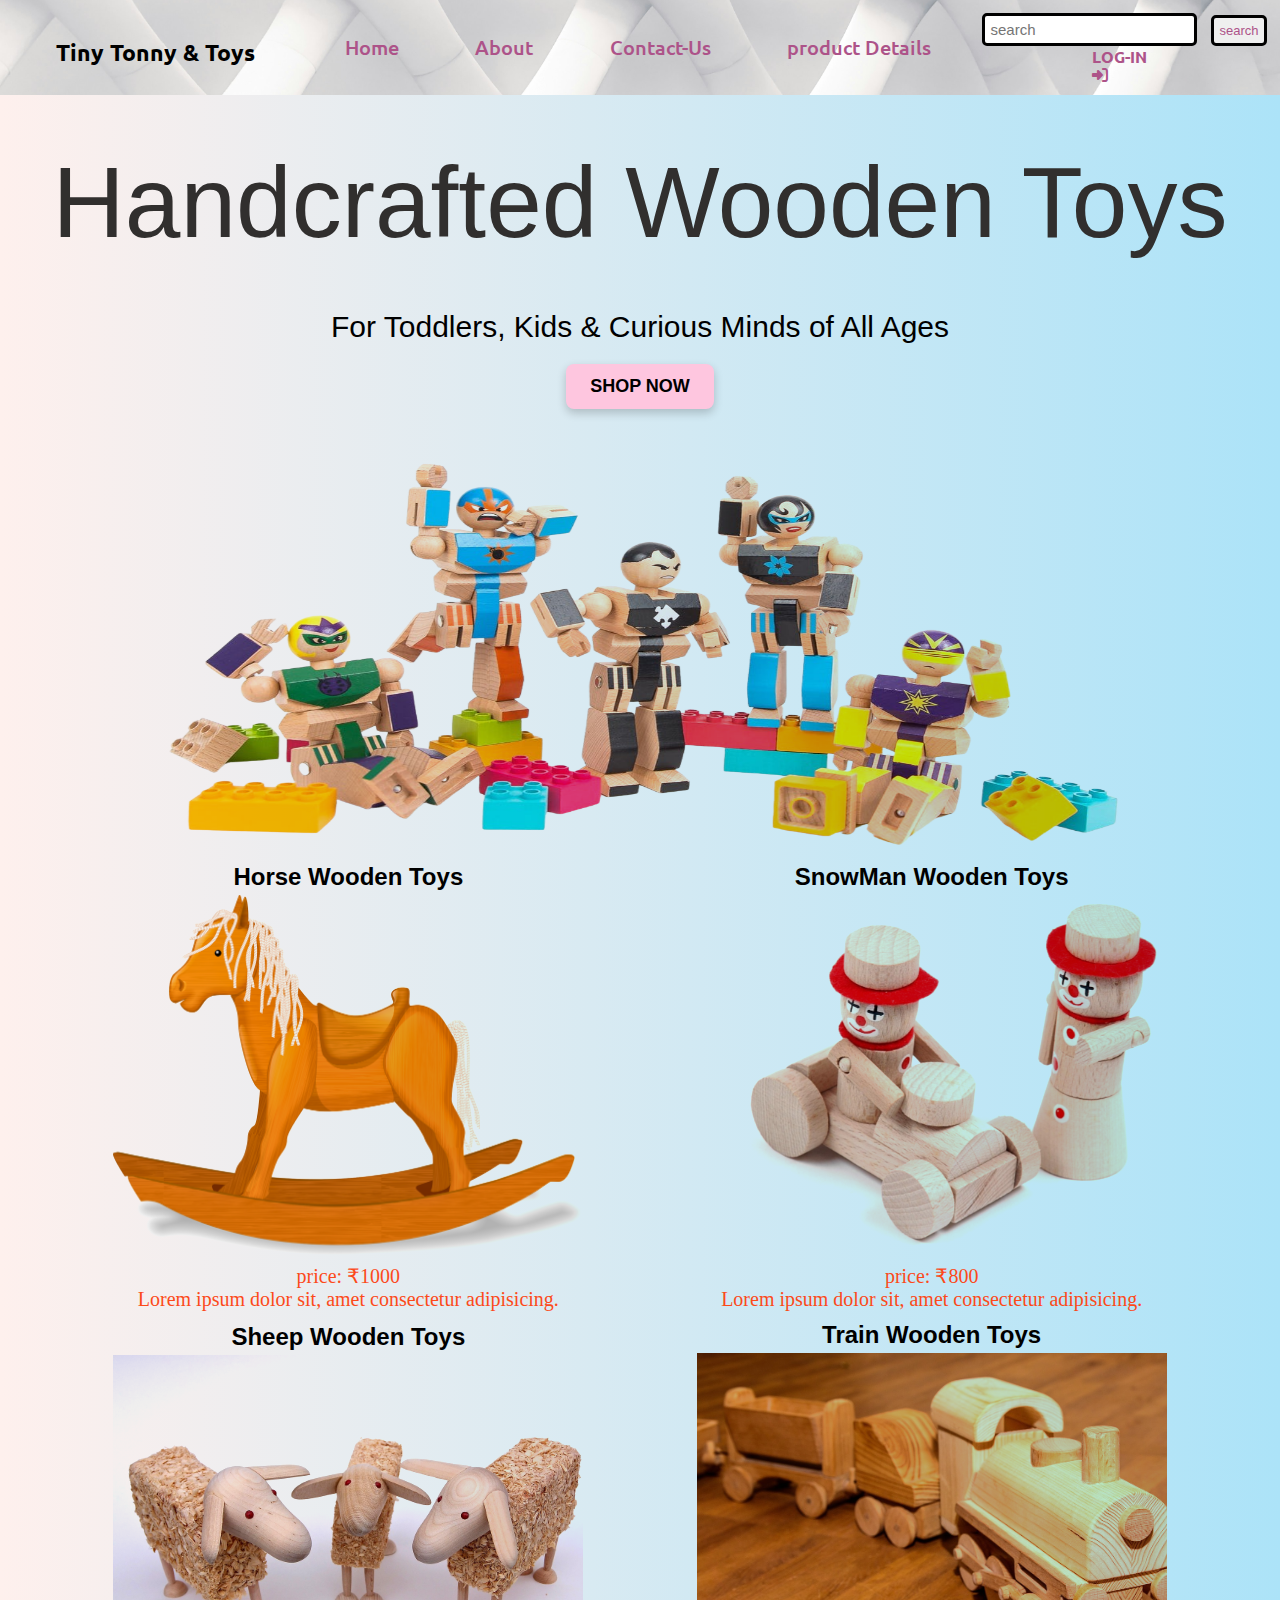
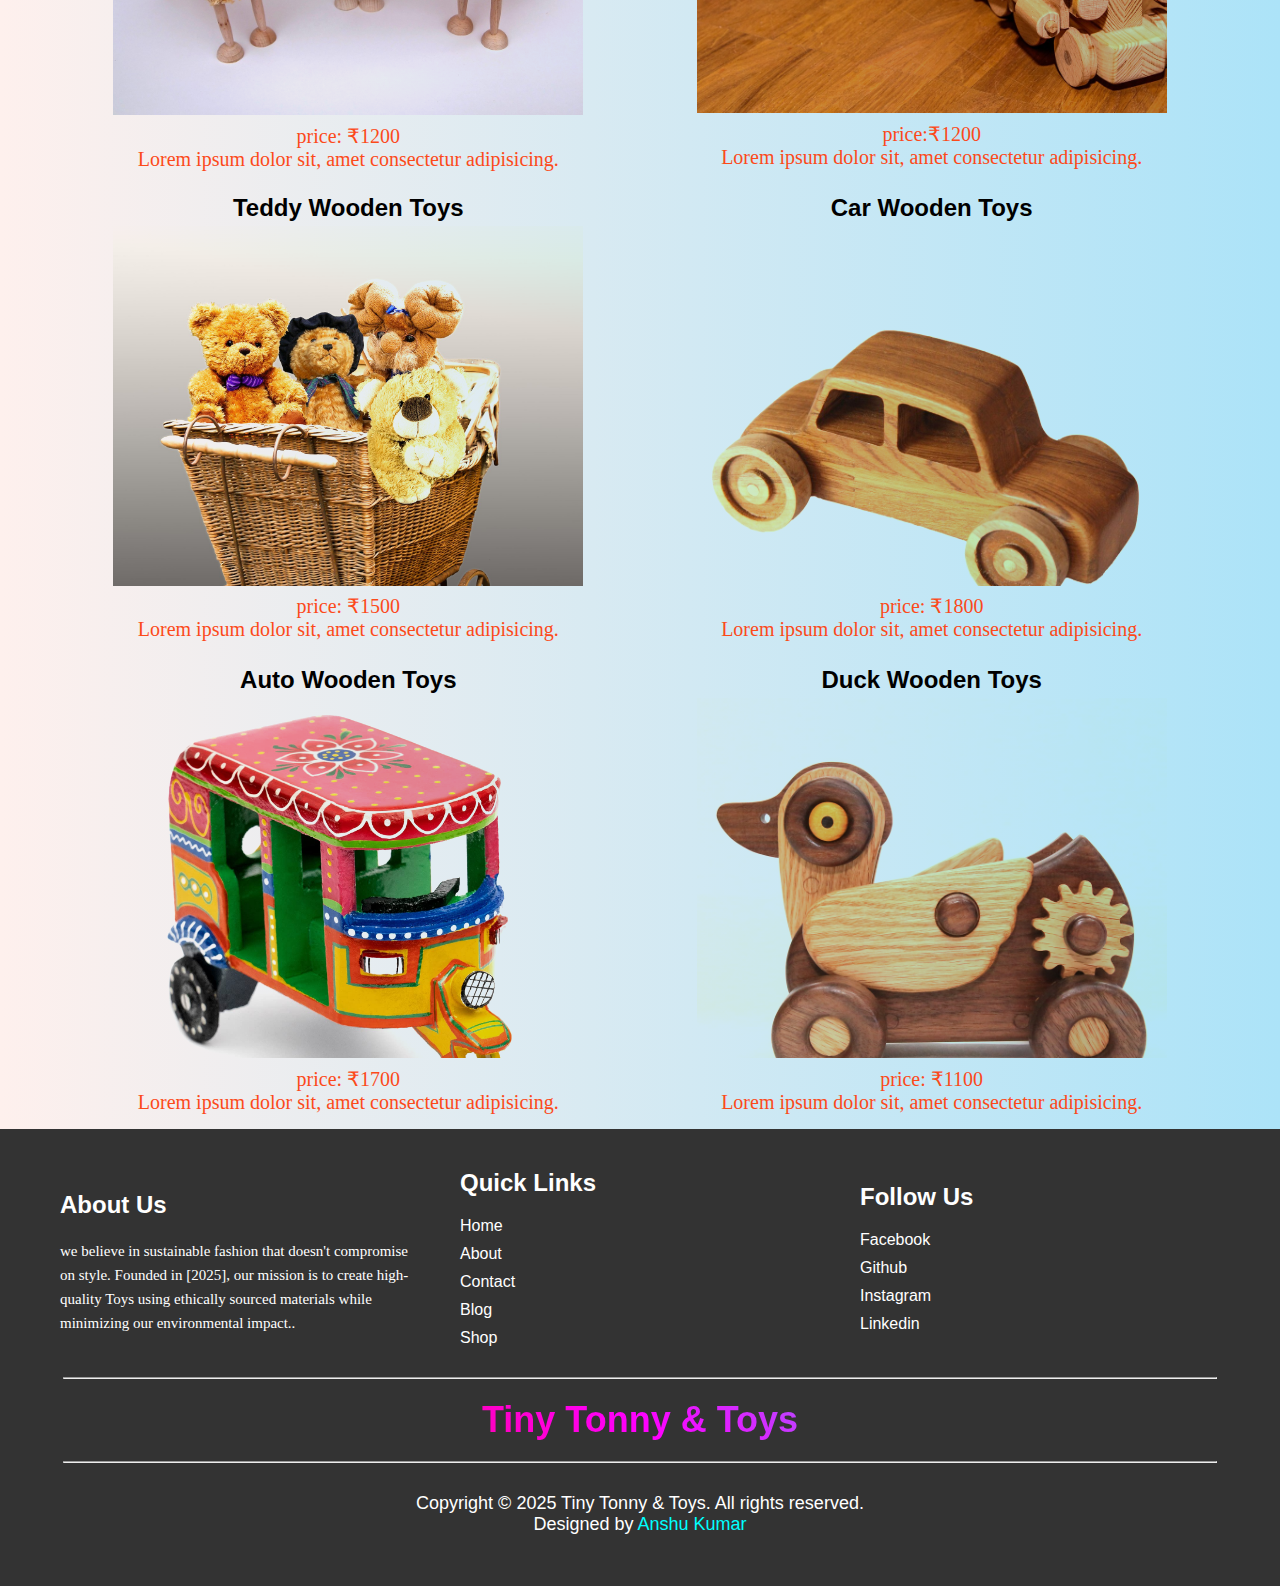
<file: e-commerce websites/index.html>
<!DOCTYPE html>
<html lang="en">
  <head>
    <meta charset="UTF-8" />
    <meta name="viewport" content="width=device-width, initial-scale=1.0" />
    <title>Wooden Toys Store-for Kids</title>
    <link rel="stylesheet" href="./assets/style.css" />
    <link rel="icon" href="./image/animated  logo.png" />
    <link
      rel="stylesheet"
      href="https://cdnjs.cloudflare.com/ajax/libs/font-awesome/6.7.2/css/all.min.css"
      integrity="sha512-Evv84Mr4kqVGRNSgIGL/F/aIDqQb7xQ2vcrdIwxfjThSH8CSR7PBEakCr51Ck+w+/U6swU2Im1vVX0SVk9ABhg=="
      crossorigin="anonymous"
      referrerpolicy="no-referrer"
    />
  </head>

  <body>
    <header>
    <nav class="navbar">
      <ul class="nav-list">
        <div class="logo">
          <h3>Tiny Tonny & Toys</h3>
        </div>
        <div class="menu-toggle">
          <i class="fa-solid fa-bars"></i>
        </div>
        <li><a href="home">Home</a></li>
        <li><a href="#about">About</a></li>
        <li><a href="#contact-us">Contact-Us</a></li>
        <li><a href="#product details" id="product">product Details</a></li>
      </ul>

      <div class="right-nav">
        <input type="text" name="search" id="search" placeholder="search" />
        <button class="btn">search</button>
        <a class="log-in" href="#Log-in"
          >LOG-IN <i class="fa-solid fa-right-to-bracket"></i
        ></a>
      </div>
    </nav>
  </header>

    <section>
      <div class=" firstsection">
        <div class="box-main">
          <div class="first-half">
            <h1>Handcrafted Wooden Toys</h1>
            <p>For Toddlers, Kids & Curious Minds of All Ages</p>
            <button class="align">Shop Now</button>
            <div class="image">
              <img src="./image/hero_section_2-removebg.png" alt="image" />
            </div>
          </div>
        </div>
      </div>

      <div class="shopping-section">
        <div class="box">
          <div class="box-content-1">
            <h2 style="text-align: center;">Horse Wooden Toys</h2>
            <div
              class="box-img"
              style="background-image: url('./image/toys-1.png')"
            ></div>
            <p class="hover">price: ₹1000 <br>
              Lorem ipsum dolor sit, amet consectetur adipisicing. 
            </p>
          </div>
        </div>

        <div class="box">
          <div class="box-content-2">
            <h2 style="text-align: center;">SnowMan Wooden Toys</h2>
            <div
              class="box-img"
              style="background-image: url('./image/toys-2.png')"
            ></div>
            <p class="hover">price: ₹800 <br>
              Lorem ipsum dolor sit, amet consectetur adipisicing. 
            </p>
          </div>
        </div>

      <div class="box">
        <div class="box-content-3">
          <h2 style="text-align: center;">Sheep Wooden Toys</h2>
          <div
            class="box-img"
            style="background-image: url('./image/toys-3.png')"
          ></div>
         <p class="hover">price: ₹1200 <br>
              Lorem ipsum dolor sit, amet consectetur adipisicing. 
            </p>
        </div>
      </div>

      <div class="box">
        <div class="box-content" style="margin-top: 10px;">
          <h2 style="text-align: center;">Train Wooden Toys</h2>
          <div
            class="box-img"
            style="background-image: url('./image/toys-4.png')"
          ></div>
          <p class="hover">price:₹1200 <br>
            Lorem ipsum dolor sit, amet consectetur adipisicing. 
          </p>
        </div>
      </div>

      <div class="box">
        <div class="box-content" style="margin-top: 10px;">
          <h2 style="text-align: center;">Teddy Wooden Toys</h2>
          <div
            class="box-img"
            style="background-image: url('./image/toys-5.png')"
          ></div>
          <p class="hover">price: ₹1500 <br>
            Lorem ipsum dolor sit, amet consectetur adipisicing. 
          </p>
        </div>
      </div>

      <div class="box">
        <div class="box-content" style="margin-top: 10px;">
          <h2 style="text-align: center;">Car Wooden Toys</h2>
          <div
            class="box-img"
            style="background-image: url('./image/toys-6.png')"
          ></div>
          <p class="hover">price: ₹1800 <br>
            Lorem ipsum dolor sit, amet consectetur adipisicing. 
          </p>
        </div>
      </div>

      <div class="box">
        <div class="box-content" style="margin-top: 10px;">
          <h2 style="text-align: center;">Auto Wooden Toys</h2>
          <div
            class="box-img"
            style="background-image: url('./image/toys-7.png')"
          ></div>
          <p class="hover">price: ₹1700 <br>
            Lorem ipsum dolor sit, amet consectetur adipisicing. 
          </p>
        </div>
      </div>

      <div class="box">
        <div class="box-content" style="margin-top: 10px;">
          <h2 style="text-align: center;">Duck Wooden Toys</h2>
          <div
            class="box-img"
            style="background-image: url('./image/toys-8.png')"
          ></div>
          <p class="hover">price: ₹1100 <br>
            Lorem ipsum dolor sit, amet consectetur adipisicing. 
          </p>
        </div>
      </div>
    </section>

    <footer>
     <div class="footer">
      <div class="footer-content">
        <div class="footer-section">
          <h1>About Us</h1>
          <p>we believe in sustainable fashion that doesn't compromise on style. Founded in [2025], our mission is to create high-quality Toys using ethically sourced materials while minimizing our environmental impact..</p>
        </div>
        <div class="footer-section">
          <h1>Quick Links</h1>
          <ul>
            <li><a href="#">Home</a></li> 
            <li><a href="#">About</a></li>
            <li><a href="#">Contact</a></li>
            <li><a href="#">Blog</a></li> 
            <li><a href="#">Shop</a></li>
          </ul>
        </div>
        <div class="footer-section">
          <h1>Follow Us</h1>
          <ul>
            <li><a href="https://www.facebook.com/profile.php?id=100024441948838&mibextid=ZbWKwL">Facebook</a></li>
            <li><a href="https://github.com/Kumaranish01/Kumaranish01.git">Github</a></li>
            <li><a href="https://www.instagram.com/light__bugs?igsh=Y3ExcHN3OGcxMG5v">Instagram</a></li>
            <li><a href="https://www.linkedin.com/in/anshu-kumar-473527307">Linkedin</a></li>
          </ul>
        </div>
      </div>

      <hr>

      <div class="footer-logo">
        <h2 class="obj">Tiny Tonny & Toys</h2>
      </div>
 
      <hr>

      <div class="footer-copyright">
        <p>Copyright &copy; 2025 Tiny Tonny & Toys. All rights reserved.</p>
        <p>Designed by <a href="#">Anshu Kumar</a></p>
      </div>
    </footer>

    </div>
    <script src="./assets/script.js"></script>
  </body>
</html>
</file>
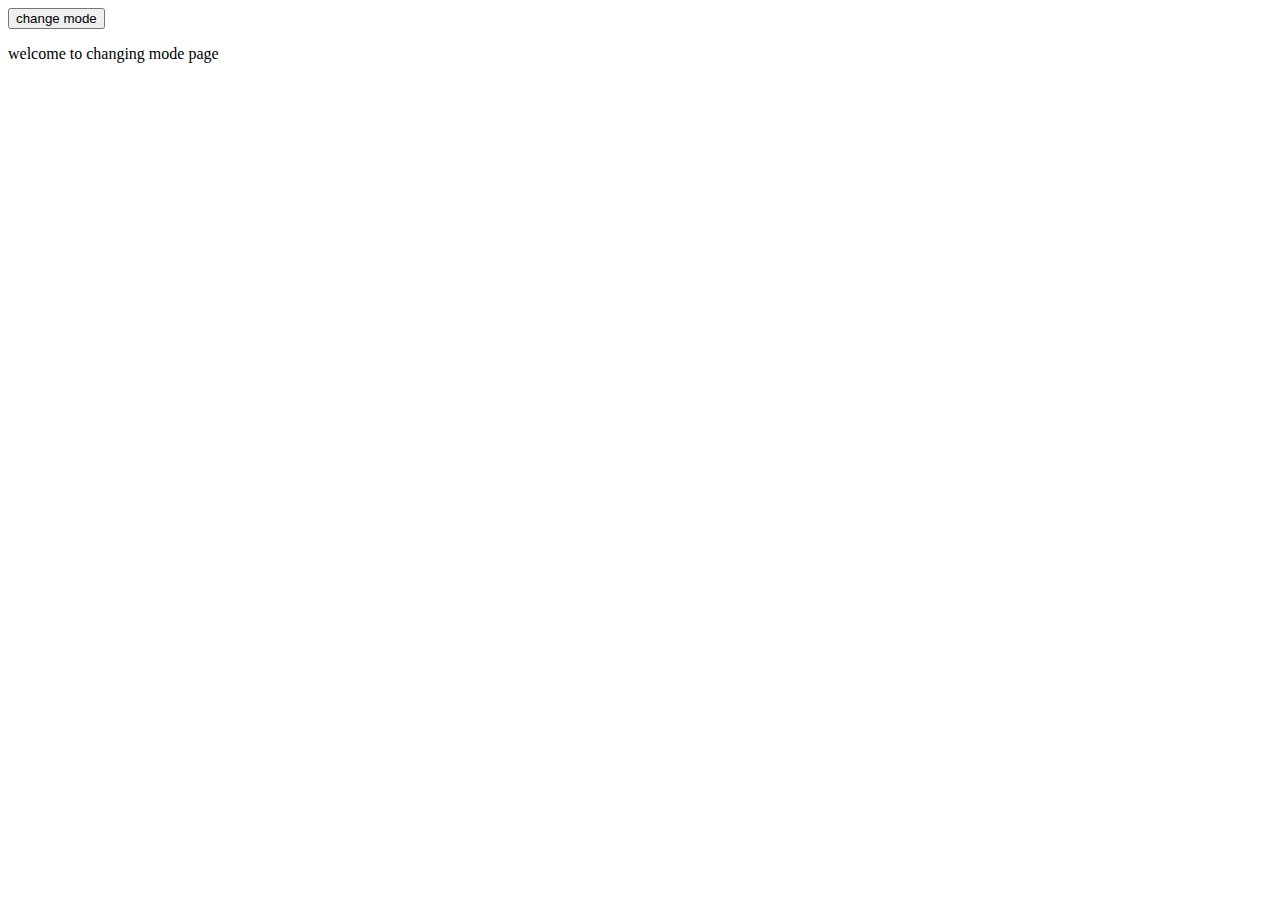
<file: Javascript series Apna college/button toggle.html>
<!DOCTYPE html>
<html lang="en">
  <head>
    <meta charset="UTF-8" />
    <meta name="viewport" content="width=device-width, initial-scale=1.0" />
    <title>change mode</title>
    <link rel="stylesheet" href="button toggle.css" />
  </head>
  <body>
    
    <button id="mode">change mode</button>
    

    <p> welcome to changing mode page </p>

    <script src="button toggle.js".js"></script>
  </body>
</html>
</file>
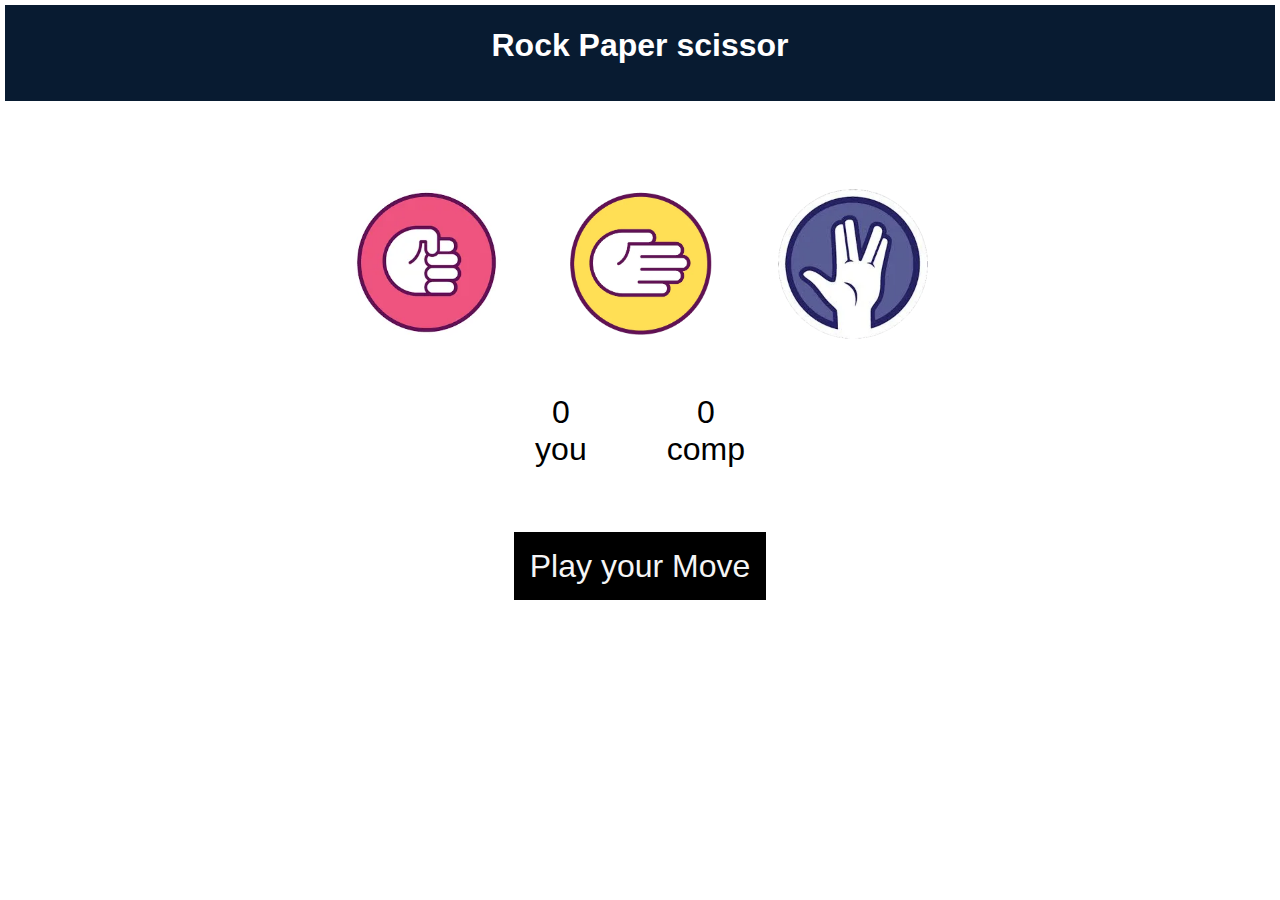
<file: Javascript series Apna college/game.html>
<!DOCTYPE html>
<html lang="en">
  <head>
    <meta charset="UTF-8" />
    <meta name="viewport" content="width=device-width, initial-scale=1.0" />
    <title>Rock paper scissor game</title>
    <link rel="stylesheet" href="game.css">
  </head>
  <body>
    <h1>Rock Paper scissor</h1>
    <div class="choices">
      <div class="choice" id="rock">
        <img src="./images/rock.webp" alt="rock" />
      </div>
      <div class="choice" id="paper">
        <img src="./images/paper.webp" alt="paper" />
      </div>
      <div class="choice" id="scissor">
        <img src="./images/scissor.webp" alt="scissor" />
      </div>
    </div>

    <div class="score-board">
      <div class="score">
        <p id="user-Score">0</p>
        <p>you</p>
      </div>
      <div class="score">
        <p id="comp-Score">0</p>
        <p>comp</p>
      </div>
    </div>

    <div class="msg-container">
      <p id="msg">Play your Move</p>
    </div>

    <script src="game.js"></script>
  </body>
</html>
</file>
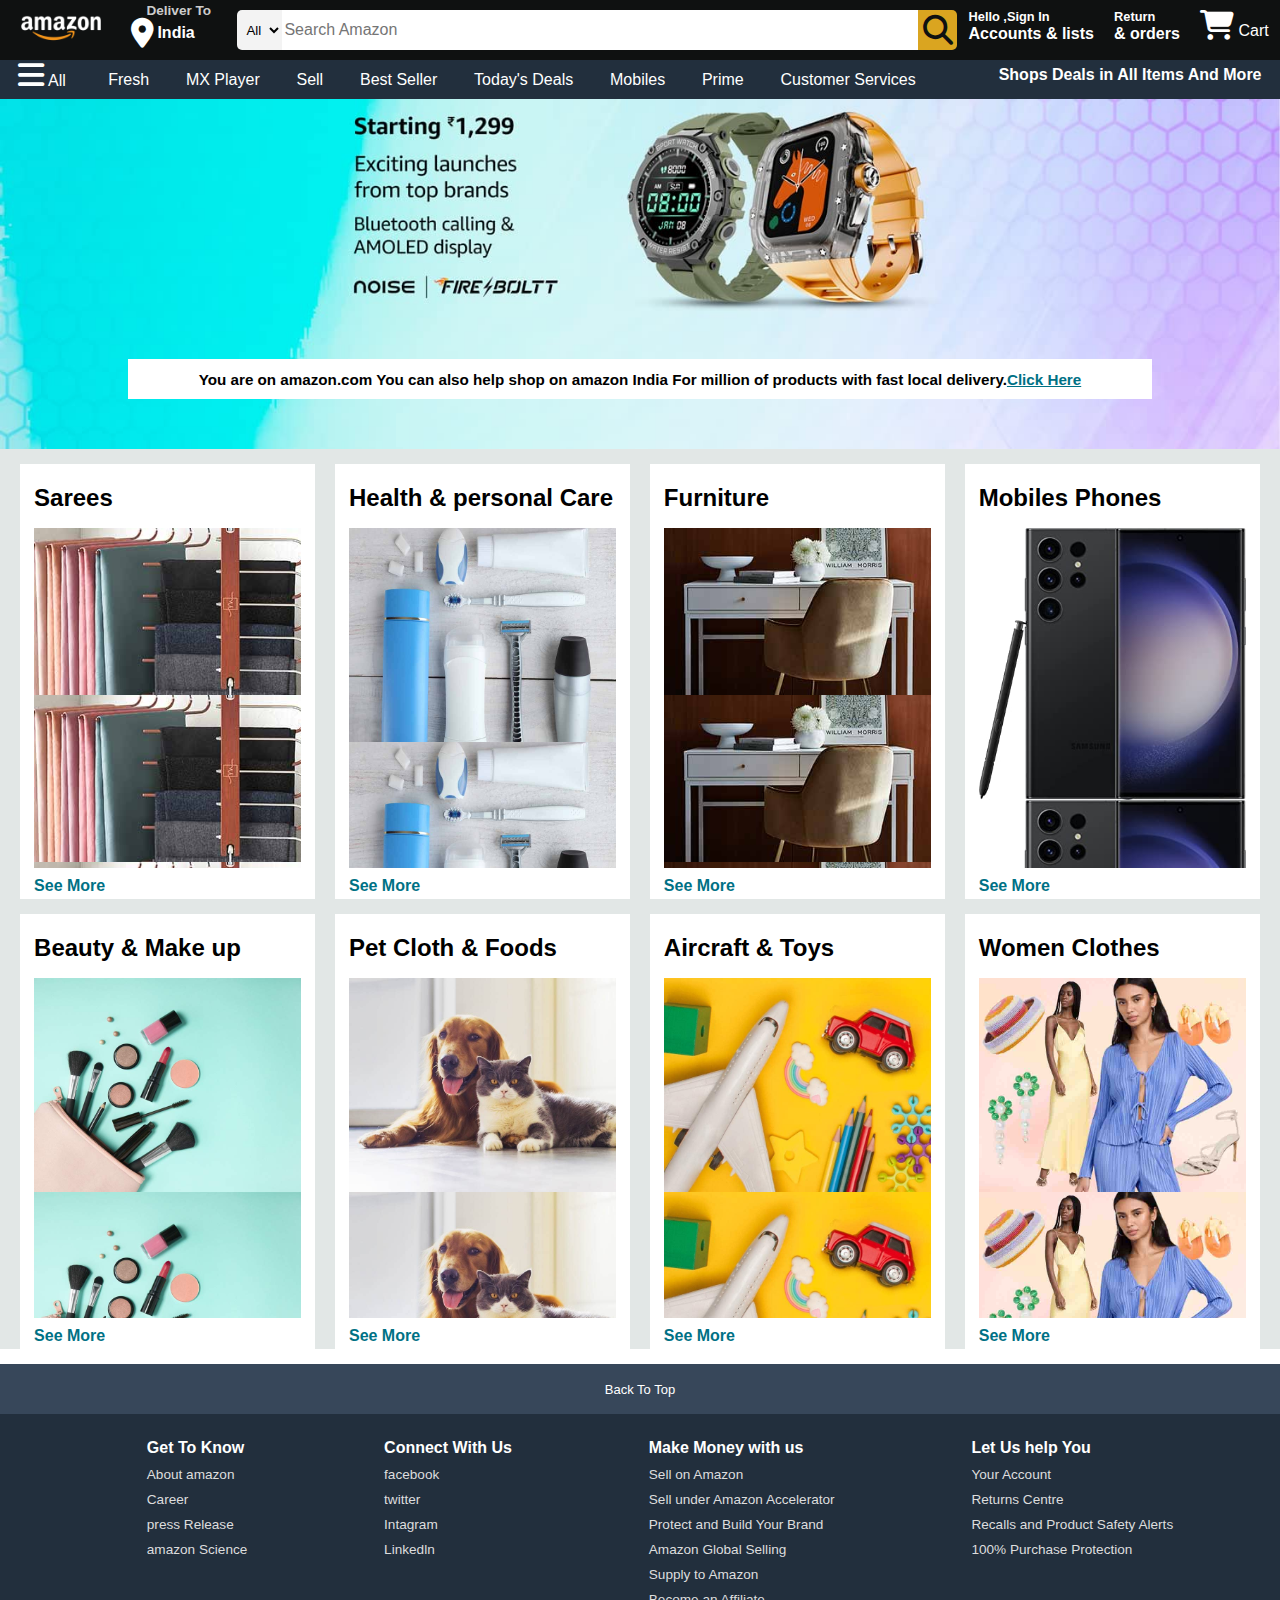
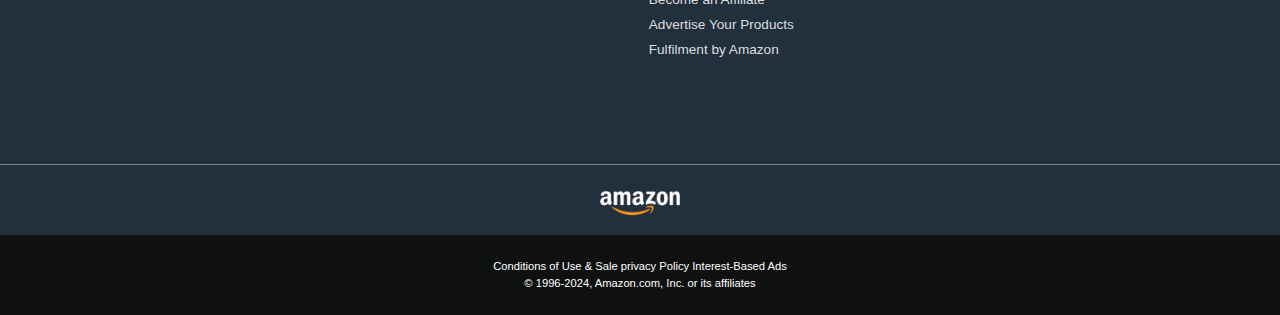
<file: Projects/amazon.html>
<!DOCTYPE html>
<html lang="en">
  <head>
    <meta charset="UTF-8" />
    <meta name="viewport" content="width=device-width, initial-scale=1.0" />
    <title>Amazon</title>
    <link rel="stylesheet" href="./css/amazon.css" />
    <link rel="icon" href="./img/logo.png" type="image/png" />
    <link
      rel="stylesheet"
      href="https://cdnjs.cloudflare.com/ajax/libs/font-awesome/6.7.2/css/all.min.css"
      integrity="sha512-Evv84Mr4kqVGRNSgIGL/F/aIDqQb7xQ2vcrdIwxfjThSH8CSR7PBEakCr51Ck+w+/U6swU2Im1vVX0SVk9ABhg=="
      crossorigin="anonymous"
      referrerpolicy="no-referrer"
    />
  </head>

  <body>
    <header>
      <div class="navbar">
        <div class="nav-logo border">
          <div class="logo"></div>
        </div>
        <div class="nav-address border">
          <p class="add-fir">Deliver To</p>
          <div class="add-icon">
            <i class="fa-solid fa-location-dot"></i>
            <p class="add-sec">India</p>
          </div>
        </div>

        <div class="nav-search">
          <select title="select option" class="search-select">
            <option>All</option>
          </select>
          <input placeholder="Search Amazon" class="search-input" />
          <div class="search-icon">
            <i class="fa-solid fa-magnifying-glass"></i>
          </div>
        </div>

        <div class="nav-signin border">
          <p><span>Hello ,Sign In</span></p>
          <p class="nav-sec">Accounts & lists</p>
        </div>

        <div class="nav-return border">
          <p><span>Return</span></p>
          <p class="nav-sec">& orders</p>
        </div>

        <div class="nav-Cart border">
          <i class="fa-solid fa-cart-shopping"> </i>
          Cart
        </div>
      </div>

      <div class="panel">
        <div class="panel-all border">
          <i class="fa-solid fa-bars"></i>
          All
        </div>
        <div class="panel-option">
          <p class="border">Fresh</p>
          <p class="border">MX Player</p>
          <p class="border">Sell</p>
          <p class="border">Best Seller</p>
          <p class="border">Today's Deals</p>
          <p class="border">Mobiles</p>
          <p class="border">Prime</p>
          <p class="border">Customer Services</p>
        </div>
        <div class="panel-deals border">Shops Deals in All Items And More</div>
      </div>
    </header>

    <div class="hero-section">
      <div class="hero-msg">
        <p>
          You are on amazon.com You can also help shop on amazon India For
          million of products with fast local delivery.
          <a href="https://www.amazon.in/">Click Here </a>
        </p>
      </div>
    </div>

    <div class="shopping-section">
      <div class="box">
        <div class="box-content">
          <h2>Sarees</h2>
          <div
            class="box-img"
            style="background-image: url('./img/box1_image.jpg')"
          ></div>
          <p>See More</p>
        </div>
      </div>

      <div class="box">
        <div class="box-content">
          <h2>Health & personal Care</h2>
          <div
            class="box-img"
            style="background-image: url('./img/box2_image.jpg')"
          ></div>
          <p>See More</p>
        </div>
      </div>

      <div class="box">
        <div class="box-content">
          <h2>Furniture</h2>
          <div
            class="box-img"
            style="background-image: url('./img/box3_image.jpg')"
          ></div>
          <p>See More</p>
        </div>
      </div>

      <div class="box">
        <div class="box-content">
          <h2>Mobiles Phones</h2>
          <div
            class="box-img"
            style="background-image: url('./img/box4_image.jpg')"
          ></div>
          <p>See More</p>
        </div>
      </div>

      <div class="box">
        <div class="box-content">
          <h2>Beauty & Make up</h2>
          <div
            class="box-img"
            style="background-image: url('./img/box5_image.jpg')"
          ></div>
          <p>See More</p>
        </div>
      </div>

      <div class="box">
        <div class="box-content">
          <h2>Pet Cloth & Foods</h2>
          <div
            class="box-img"
            style="background-image: url('./img/box6_image.jpg')"
          ></div>
          <p>See More</p>
        </div>
      </div>

      <div class="box">
        <div class="box-content">
          <h2>Aircraft & Toys</h2>
          <div
            class="box-img"
            style="background-image: url('./img/box7_image.jpg')"
          ></div>
          <p>See More</p>
        </div>
      </div>

      <div class="box">
        <div class="box-content">
          <h2>Women Clothes</h2>
          <div
            class="box-img"
            style="background-image: url('./img/box8_image.jpg')"
          ></div>
          <p>See More</p>
        </div>
      </div>
    </div>

    <footer>
      <div class="foot-panel1">Back To Top</div>

      <div class="foot-panel2">
        <ul>
          <p>Get To Know</p>
          <a>About amazon</a>
          <a>Career</a>
          <a>press Release</a>
          <a>amazon Science</a>
        </ul>

        <ul>
          <p>Connect With Us</p>
          <a>facebook</a>
          <a>twitter</a>
          <a>Intagram</a>
          <a>Linkedln</a>
        </ul>

        <ul>
          <p>Make Money with us</p>
          <a>Sell on Amazon</a>
          <a>Sell under Amazon Accelerator</a>
          <a>Protect and Build Your Brand</a>
          <a>Amazon Global Selling</a>
          <a>Supply to Amazon</a>
          <a>Become an Affiliate</a>
          <a>Advertise Your Products</a>
          <a>Fulfilment by Amazon</a>
        </ul>

        <ul>
          <p>Let Us help You</p>
          <a>Your Account</a>
          <a>Returns Centre</a>
          <a>Recalls and Product Safety Alerts</a>
          <a>100% Purchase Protection</a>
        </ul>
      </div>

      <div class="foot-panel3">
        <div class="logo"></div>
      </div>

      <div class="foot-panel4">
        <div class="pages">
          <a>Conditions of Use & Sale</a>
          <a>privacy Policy</a>
          <a>Interest-Based Ads</a>
        </div>
        <div class="copyrights">
          © 1996-2024, Amazon.com, Inc. or its affiliates
        </div>
      </div>
    </footer>

    <script src="./js/amazon.js"></script>
  </body>
</html>
</file>
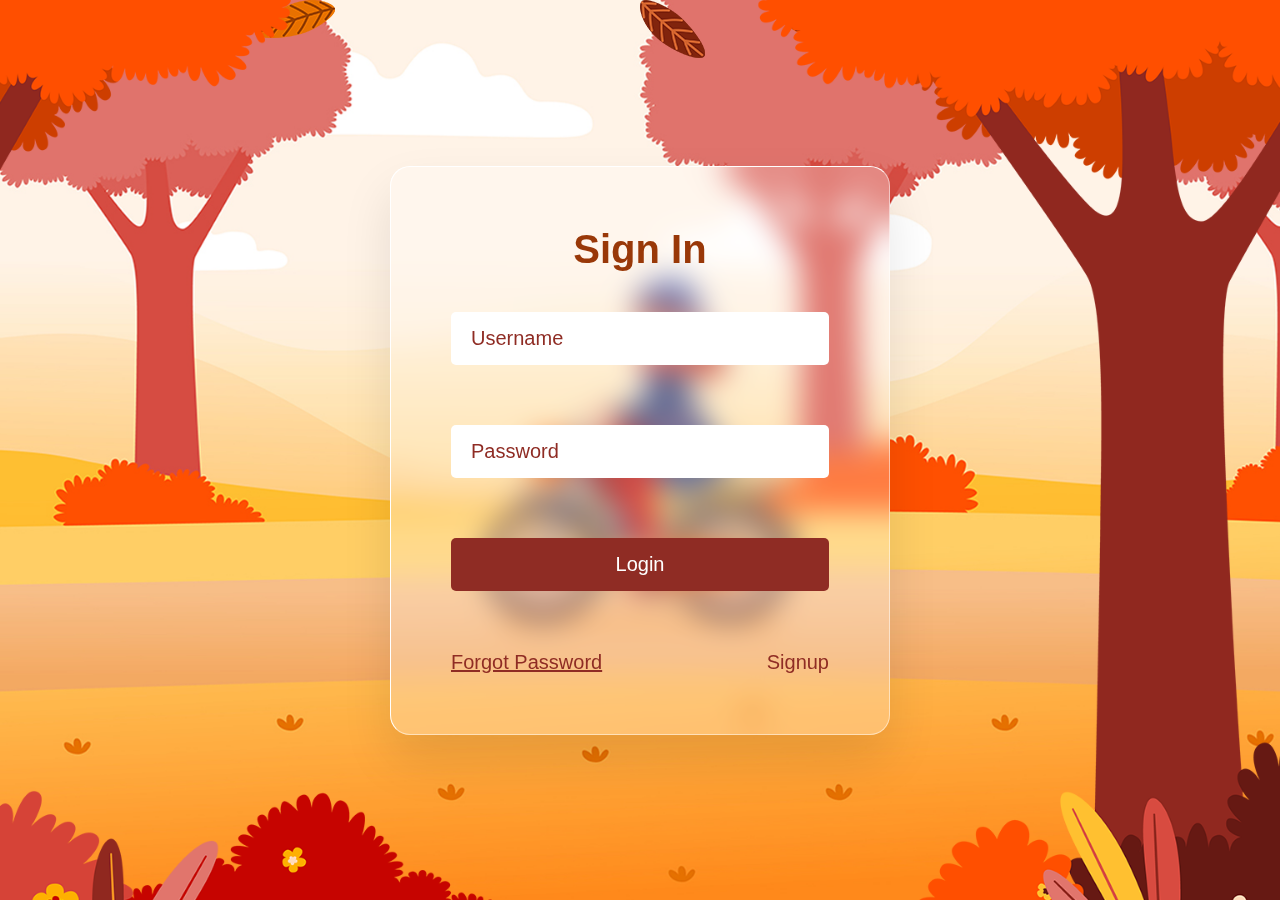
<file: Projects/Glassmorphism.html>
<!DOCTYPE html>
<html lang="en">
  <head>
    <meta charset="UTF-8" />
    <meta name="viewport" content="width=device-width, initial-scale=1.0" />
    <title>Glassmorphism Login Page</title>
    <link rel="stylesheet" href="./css/Glassmorphism.css" />
  </head>
  <body>
    <section>
      <div class="leaves">
        <div class="set">
          <div><img src="./img/leaf_01.png" alt="Leaf 1" /></div>
          <div><img src="./img/leaf_02.png" alt="Leaf 2" /></div>
          <div><img src="./img/leaf_03.png" alt="Leaf 3" /></div>
          <div><img src="./img/leaf_04.png" alt="Leaf 4" /></div>
          <div><img src="./img/leaf_01.png" alt="Leaf 1" /></div>
          <div><img src="./img/leaf_02.png" alt="Leaf 2" /></div>
          <div><img src="./img/leaf_03.png" alt="Leaf 3" /></div>
          <div><img src="./img/leaf_04.png" alt="Leaf 4" /></div>
        </div>
      </div>
      <img src="./img/bg.jpg" class="bg" alt="Background" />
      <img src="./img/girl.png" class="girl" alt="Girl" />
      <img src="./img/trees.png" class="trees" alt="Trees" />
      <div class="login">
        <h2>Sign In</h2>
        <div class="inputBox">
          <input type="text" placeholder="Username" />
        </div>
        <div class="inputBox">
          <input type="password" placeholder="Password" />
        </div>
        <div class="inputBox">
          <input type="submit" value="Login" id="btn" />
        </div>
        <div class="group">
          <a href="#">Forgot Password</a>
          <a href="#">Signup</a>
        </div>
      </div>
    </section>

    <script src="./js/glassmorphism.js"></script>
  </body>
</html>
</file>
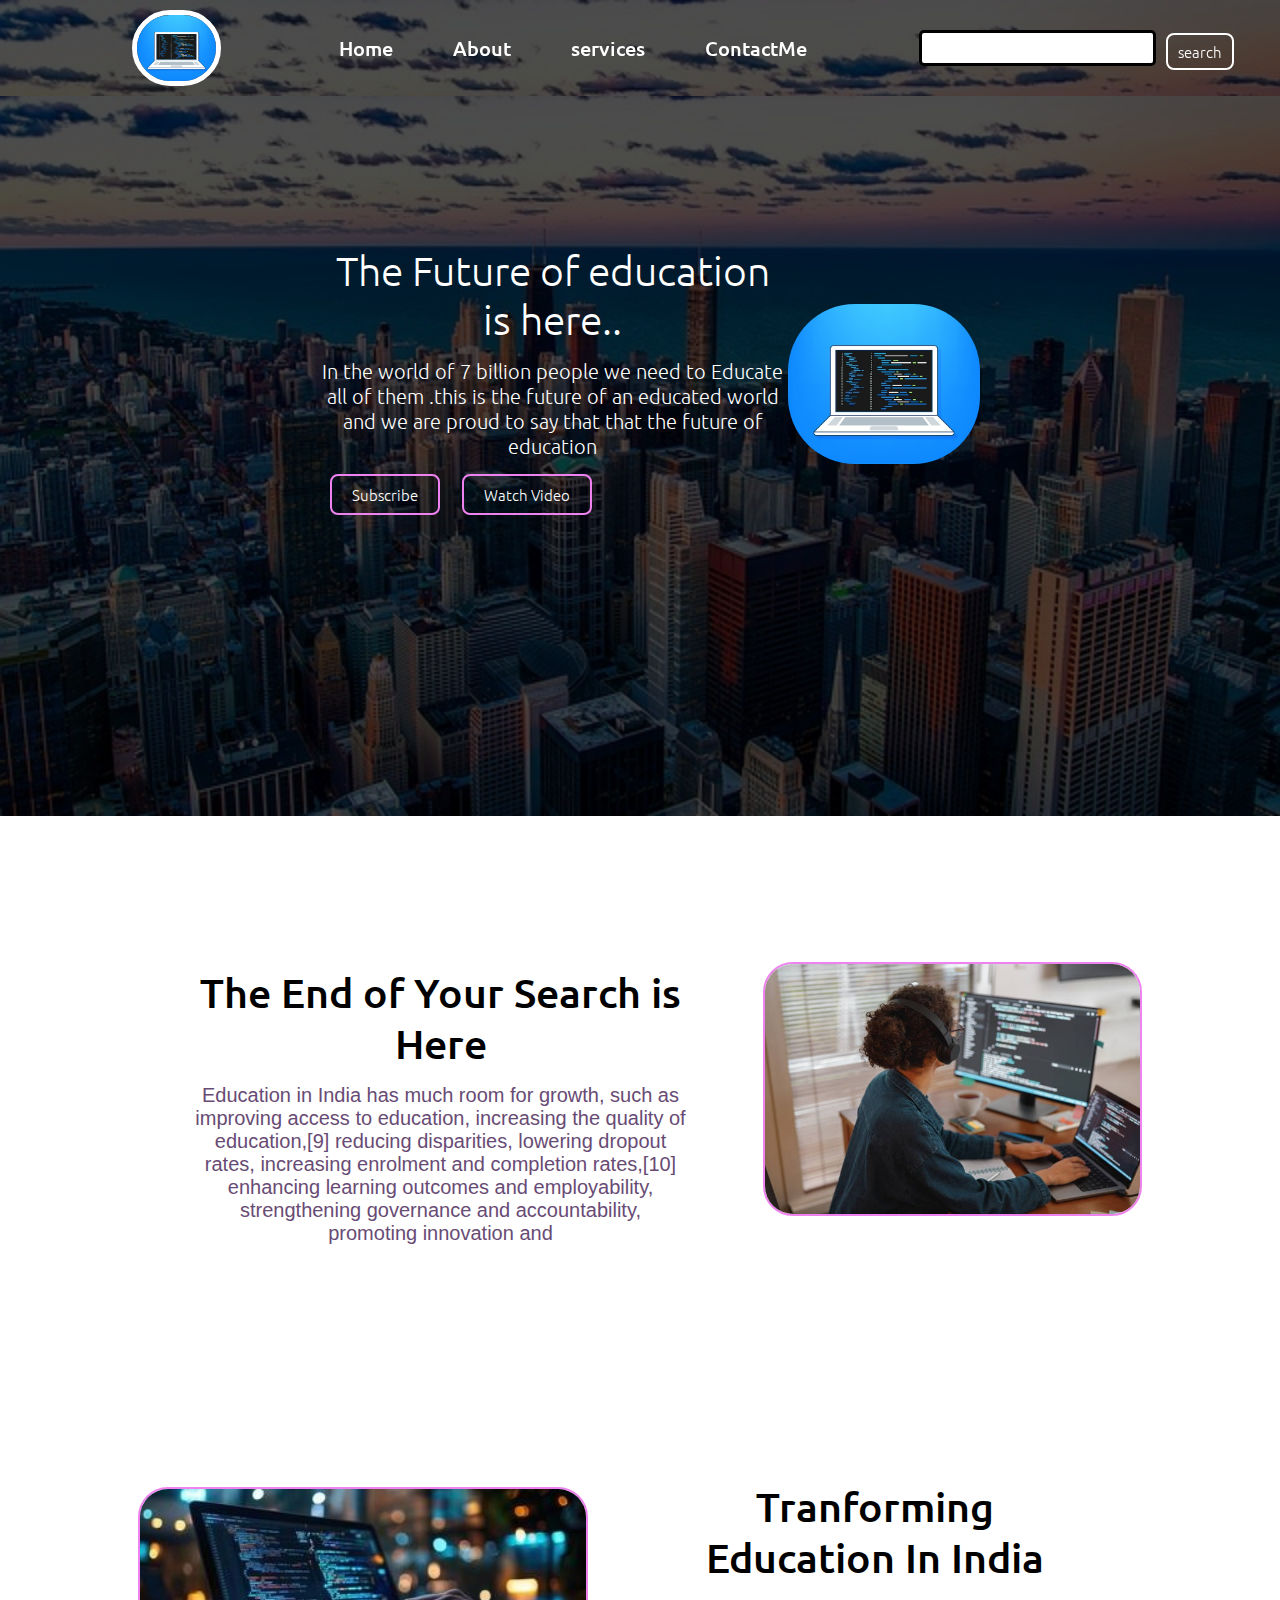
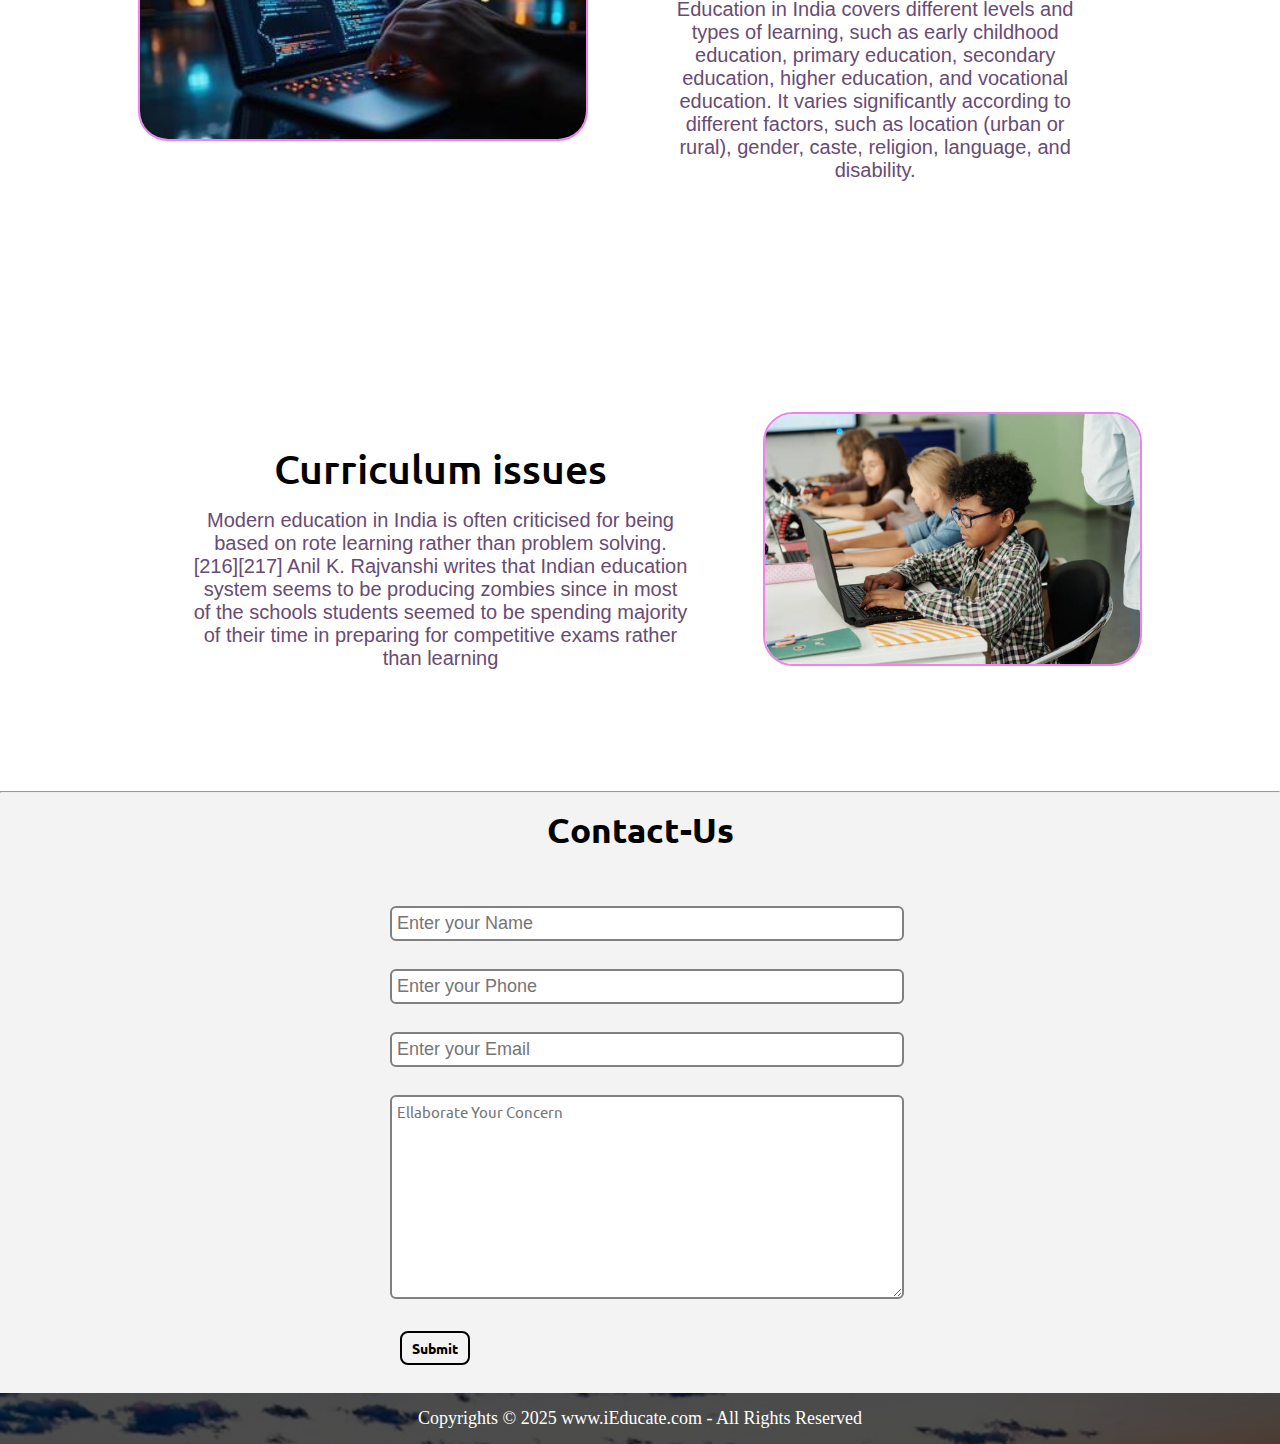
<file: Projects/iEduated.html>
<!DOCTYPE html>
<html lang="en">
  <head>
    <meta charset="UTF-8" />
    <meta name="viewport" content="width=device-width, initial-scale=1.0" />
    <title>iEducate - Transforming Education Online</title>
    <link rel="stylesheet" href="./css/iEducated.css" />
  </head>

  <body>
    <nav class="navbar background h-nav-resp">
      <ul class="nav-list v-class-resp">
        <div class="logo">
          <img src="./img/img-jpg education.jpg" alt="Logo" />
        </div>
        <li><a href="#home">Home</a></li>
        <li><a href="#about">About</a></li>
        <li><a href="#services">services</a></li>
        <li><a href="#cntact me">ContactMe</a></li>
      </ul>
      <div class="rightNav v-class-resp">
        <input type="text" title="search" id="search" />
        <button class="btn btn-sm">search</button>
      </div>

      <div class="burger">
        <div class="line"></div>
        <div class="line"></div>
        <div class="line"></div>
      </div>
    </nav>

    <section class="background firstsection">
      <div class="box-main">
        <div class="firsthalf">
          <p class="text-big">The Future of education is here..</p>
          <p class="text-small">
            In the world of 7 billion people we need to Educate all of them
            .this is the future of an educated world and we are proud to say
            that that the future of education
          </p>
          <div class="buttons">
            <button class="btn">Subscribe</button>
            <button class="btn">Watch Video</button>
          </div>
        </div>
        <div class="secondhalf">
          <img src="./img/img-jpg education.jpg" alt="laptop image" />
        </div>
      </div>
    </section>

    <section class="section">
      <div class="paras">
        <p class="sectionTag text-big">The End of Your Search is Here</p>
        <p class="sectionSubTag text-small">
          Education in India has much room for growth, such as improving access
          to education, increasing the quality of education,[9] reducing
          disparities, lowering dropout rates, increasing enrolment and
          completion rates,[10] enhancing learning outcomes and employability,
          strengthening governance and accountability, promoting innovation and
        </p>
      </div>
      <div class="thumbnail">
        <img src="./img/sec img.jpg" alt="laptopImage" class="imgFluid-1" />
      </div>
    </section>

    <section class="section left">
      <div class="paras">
        <p class="sectionTag text-big">Tranforming Education In India</p>
        <p class="sectionSubTag text-small">
          Education in India covers different levels and types of learning, such
          as early childhood education, primary education, secondary education,
          higher education, and vocational education. It varies significantly
          according to different factors, such as location (urban or rural),
          gender, caste, religion, language, and disability.
        </p>
      </div>
      <div class="thumbnail">
        <img
          src="./img/sec-left logo.jpg"
          alt="laptopImage"
          class="imgFluid-2"
        />
      </div>
    </section>
    <section class="section">
      <div class="paras">
        <p class="sectionTag text-big">Curriculum issues</p>
        <p class="sectionSubTag text-small">
          Modern education in India is often criticised for being based on rote
          learning rather than problem solving.[216][217] Anil K. Rajvanshi
          writes that Indian education system seems to be producing zombies
          since in most of the schools students seemed to be spending majority
          of their time in preparing for competitive exams rather than learning
        </p>
      </div>
      <div class="thumbnail">
        <img src="./img/sec img 2.jpg" alt="laptopImage" class="imgFluid-3" />
      </div>
    </section>
    <hr />

    <section class="contact">
      <h2 class="text-center">Contact-Us</h2>
      <div class="form">
        <input
          type="text"
          name="name"
          id="name"
          placeholder="Enter your Name"
        />
        <input
          type="text"
          name="phone"
          id="Phone"
          placeholder="Enter your Phone"
        />
        <input
          type="email"
          name="email id"
          id="email id"
          placeholder="Enter your Email"
        />
        <textarea
          name="text"
          id="text"
          cols="30"
          rows="10"
          placeholder="Ellaborate Your Concern"
        ></textarea>

        <button class="btn btn-sm btn-dark">Submit</button>
      </div>
    </section>

    <footer class="background">
      <p class="text-footer">
        Copyrights &copy; 2025 www.iEducate.com - All Rights Reserved
      </p>
    </footer>

    <script src="./js/iEducated.js"></script>
  </body>
</html>
</file>
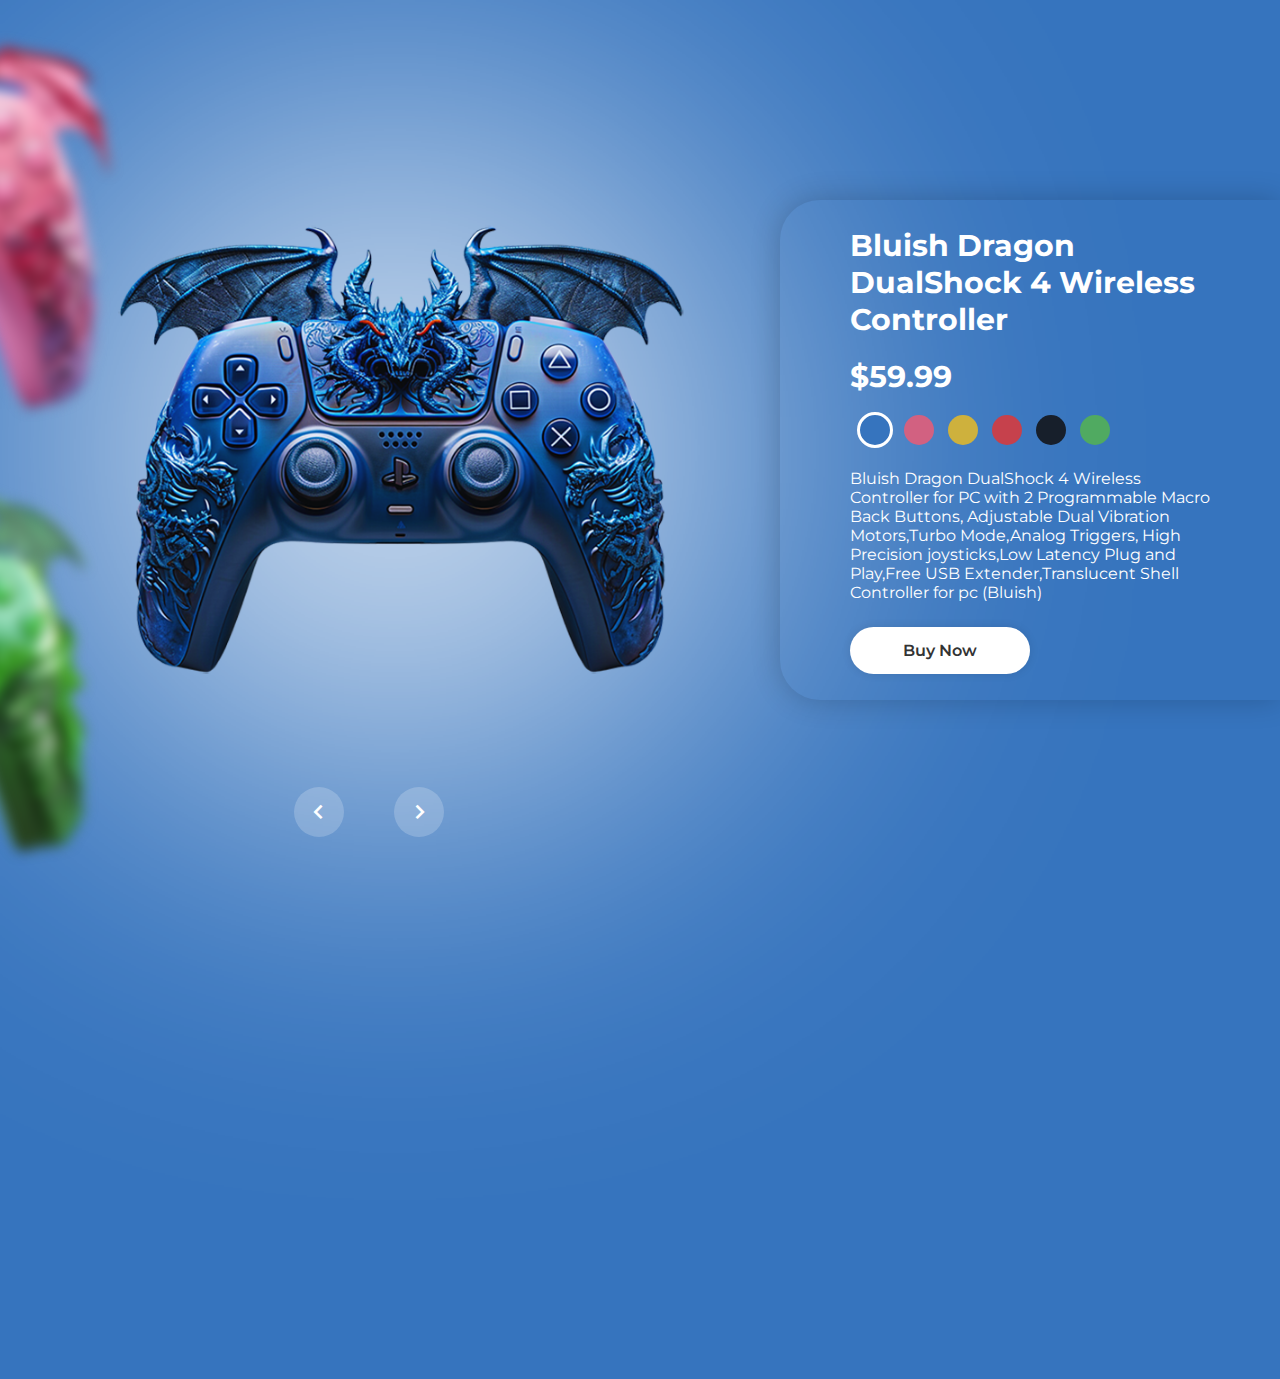
<file: Projects/main.html>
<!DOCTYPE html>
<html lang="en">
  <head>
    <meta charset="UTF-8" />
    <meta http-equiv="X-UA-Compatible" content="IE=edge" />
    <meta name="viewport" content="width=device-width, initial-scale=1.0" />
    <title>Animated Product Slider</title>
    <link rel="stylesheet" href="./css/style.css" />
    <link rel="website icon" href="./img/animated  logo.png" />

    <link
      href="https://unpkg.com/boxicons@2.1.4/css/boxicons.min.css"
      rel="stylesheet"
    />
  </head>

  <body>
    <div class="carousel">
      <div class="img-box">
        <div class="img-list">
          <div class="img-slider">
            <div class="img-item active" style="--i: 1">
              <div class="item">
                <img src="./img/remote.1.png" alt="Remote 1" />
              </div>
            </div>
            <div class="img-item" style="--i: 2">
              <div class="item">
                <img src="./img/remote.2.png" alt="Remote 2" />
              </div>
            </div>
            <div class="img-item" style="--i: 3">
              <div class="item">
                <img src="./img/remote.3.png" alt="Remote 3" />
              </div>
            </div>
            <div class="img-item" style="--i: 4">
              <div class="item">
                <img src="./img/remote.4.png" alt="Remote 4" />
              </div>
            </div>
            <div class="img-item" style="--i: 5">
              <div class="item">
                <img src="./img/remote.5.png" alt="Remote 5" />
              </div>
            </div>
            <div class="img-item" style="--i: 6">
              <div class="item">
                <img src="./img/remote.6.png" alt="Remote 6"/>
              </div>
            </div>
          </div>
        </div>
      </div>

      <div class="info-box">
        <div class="info-item active">
          <h2>Bluish Dragon DualShock 4 Wireless Controller</h2>
          <h2>$59.99</h2>
          <div class="colors">
            <span class="active"></span>
            <span></span>
            <span></span>
            <span></span>
            <span></span>
            <span></span>
          </div>
          <p>
            Bluish Dragon DualShock 4 Wireless Controller for PC with 2 Programmable Macro Back Buttons, Adjustable Dual Vibration Motors,Turbo Mode,Analog Triggers, High Precision joysticks,Low Latency Plug and Play,Free USB Extender,Translucent Shell Controller for pc (Bluish)
          </p>
          <a href="#" class="btn">Buy Now</a>
        </div>

        <div class="info-item">
          <h2>Rosa Dragon DualShock 4 Wireless Controller</h2>
          <h2>$69.99</h2>
          <div class="colors">
            <span></span>
            <span class="active"></span>
            <span></span>
            <span></span>
            <span></span>
            <span></span>
          </div>
          <p>
            Rosa Dragon DualShock 4 Wireless Controller for PC with 2 Programmable Macro Back Buttons, Adjustable Dual Vibration Motors,Turbo Mode,Analog Triggers, High Precision joysticks,Low Latency Plug and Play,Free USB Extender,Translucent Shell Controller for pc (Rosa)
          </p>
          <a href="#" class="btn">Buy Now</a>
        </div>

        <div class="info-item">
          <h2>Turmeric Dragon DualShock 4 Wireless Controller</h2>
          <h2 style="text-decoration:underline;">$49.99</h2>
          <div class="colors">
            <span></span>
            <span></span>
            <span class="active"></span>
            <span></span>
            <span></span>
            <span></span>
          </div>
          <p>
            Turmeric Dragon DualShock 4 Wireless Controller for PC with 2 Programmable Macro Back Buttons, Adjustable Dual Vibration Motors,Turbo Mode,Analog Triggers, High Precision joysticks,Low Latency Plug and Play,Free USB Extender,Translucent Shell Controller for pc (Turmeric)
          </p>
          <a href="#" class="btn">Buy Now</a>
        </div>

        <div class="info-item">
          <h2>Reddish Dragon DualShock 4 Wireless Controller</h2>
          <h2>$79.99</h2>
          <div class="colors">
            <span></span>
            <span></span>
            <span></span>
            <span class="active"></span>
            <span></span>
            <span></span>
          </div>
          <p>
            Reddish  Dragon DualShock 4 Wireless Controller for PC with 2 Programmable Macro Back Buttons, Adjustable Dual Vibration Motors,Turbo Mode,Analog Triggers, High Precision joysticks,Low Latency Plug and Play,Free USB Extender,Translucent Shell Controller for pc (Reddish)
          </p>
          <a href="#" class="btn">Buy Now</a>
        </div>

        <div class="info-item">
          <h2>Mirage Dragon DualShock 4 Wireless Controller</h2>
          <h2>$79.99</h2>
          <div class="colors">
            <span></span>
            <span></span>
            <span></span>
            <span></span>
            <span class="active"></span>
            <span></span>
          </div>
          <p>
            Mirage Dragon DualShock 4 Wireless Controller for PC with 2 Programmable Macro Back Buttons, Adjustable Dual Vibration Motors,Turbo Mode,Analog Triggers, High Precision joysticks,Low Latency Plug and Play,Free USB Extender,Translucent Shell Controller for pc (mirage)
          </p>
          <a href="#" class="btn">Buy Now</a>
        </div>

        <div class="info-item">
          <h2>Algae Dragon DualShock 4 Wireless Controller</h2>
          <h2>$69.99</h2>
          <div class="colors">
            <span></span>
            <span></span>
            <span></span>
            <span></span>
            <span></span>
            <span class="active"></span>
          </div>
          <p>
            Algae Dragon DualShock 4 Wireless Controller for PC with 2 Programmable Macro Back Buttons, Adjustable Dual Vibration Motors,Turbo Mode,Analog Triggers, High Precision joysticks,Low Latency Plug and Play,Free USB Extender,Translucent Shell Controller for pc (Algae)
          </p>
          <a href="#" class="btn">Buy Now</a>
        </div>
      </div>

      <div class="navigation">
        <span class="prev-btn">
          <i class="bx bx-chevron-left"></i>
        </span>
        <span class="next-btn">
          <i class="bx bx-chevron-right"></i>
        </span>
      </div>
    </div>

    <script src="./js/script.js"></script>
  </body>
</html>
</file>
<file: e-commerce websites/assets/style.css>
@import url("https://fonts.googleapis.com/css2?family=Ubuntu:ital,wght@0,300;0,400;0,500;0,700;1,300;1,400;1,500;1,700&display=swap");

* {
  margin: 0;
  padding: 0;
}

body {
  background: linear-gradient(90deg, #fef0ed, #ace3f8);
}

.navbar {
  display: flex;
  position: sticky;
  align-items: center;
  justify-content: space-around;
  position: sticky;
  top: 0;
  cursor: pointer;
  background: url(../image/navbar\ -bg.jpg);
  background-position: 70%;
  background-size: cover;
  margin: auto;
  padding: 8px;
}

.nav-list {
  width: 75%;
  display: flex;
  justify-content: space-around;
  align-items: center;
  gap: 1rem;
}

.logo {
  width: 30%;
  margin-top: 10px;
  display: flex;
  justify-content: center;
  align-items: center;
  font-family: "Ubuntu", serif;
  font-size: 20px;
}

.logo h3:hover {
  background-image: linear-gradient(45deg, #fd0000, rgb(255, 0, 255), aqua);
  background-clip: text;
  -webkit-text-fill-color: transparent;
  transition: all 0.5s ease-out;
}

.nav-list li {
  list-style: none;
  padding: 26px 30px;
  font-family: "Ubuntu", serif;
  font-weight: 500;
  font-style: normal;
  cursor: pointer;
}

.nav-list li a {
  text-decoration: none;
  color: #ad5389;
  font-size: 20px;
  font-family: "Ubuntu", serif;
}

.nav-list li a:hover {
  color: #fc4a1a;
  text-decoration: overline;
  transition: all 0.1s ease-out;
}

.rightNav {
  width: 30%;
  text-align: right;
  display: flex;
  justify-content: center;
  align-items: center;
  padding: 0 23px;
}

#search {
  padding: 5px;
  font-size: 15px;
  border: 3px solid black;
  border-radius: 5px;
  margin-left: 10px;
}

.btn {
  margin-left: 10px;
  font-size: 13px;
  padding: 5px;
  color: #ad5389;
  border: 3px solid black;
  border-radius: 5px;
  cursor: pointer;
}

.btn:hover {
  background-color: #ad5389;
  color: white;
}

.menu-toggle {
  display: none;
  font-size: 1.8rem;
  cursor: pointer;
}

/* ----- Responsive Navbar ----- */
@media (max-width: 768px) {
  .menu-toggle {
    display: block;
  }

  .nav-list {
    display: none;
    flex-direction: column;
    width: 100%;
    background-color: #ffcc80;
    position: absolute;
    top: 60px;
    left: 0;
    text-align: center;
    padding: 20px 0;
  }

  .nav-list li {
    display: block;
    padding: 10px 0;
  }

  .nav-list.show {
    display: flex;
  }

  /* Adjust right-nav layout */
  .right-nav {
    flex-direction: column;
    gap: 5px;
  }
}

.log-in {
  text-decoration: none;
  color: #ad5389;
  font-family: "Ubuntu", serif;
  display: grid;
  justify-content: space-around;
  align-items: center;
  font-weight: 800;
}

.log-in:hover {
  color: #1282a2;
  text-decoration: underline;
}

.firstsection {
  height: 60vw;
}

.firsthalf {
  width: 80%;
  display: flex;
  justify-content: center;
  flex-direction: column;
}

.first-half h1 {
  font-family: "Gill Sans", "Gill Sans MT", Calibri, "Trebuchet MS", sans-serif;
  display: flex;
  justify-content: center;
  text-align: center;
  padding: 50px;
  height: 20%;
  font-size: 100px;
  font-weight: 50;
  gap: 0.5rem;
  color: #312f2e;
}

.first-half p {
  font-size: 30px;
  font-family: Arial, Helvetica, sans-serif;
  display: flex;
  justify-content: center;
  text-align: center;
}

.first-half .align {
  background-color: #fec6df; /* Vibrant Orange */
  color: black;
  font-size: 18px;
  font-weight: bold;
  padding: 12px 24px;
  border: none;
  border-radius: 8px;
  cursor: pointer;
  transition: all 0.3s ease-in-out;
  text-transform: uppercase;
  box-shadow: 0px 4px 10px rgba(0, 0, 0, 0.2);
  display: block;
  margin: 20px auto;
}

.first-half .align:hover {
  background-color: yellow; /* Slightly Darker Orange */
  transform: translateY(-2px);
}

.first-half .align:active {
  transform: translateY(1px);
  box-shadow: 0px 2px 5px rgba(0, 0, 0, 0.15);
}

.image img {
  display: block;
  margin: 30px auto;
  height: 35vw;
  width: 100%;
  margin-bottom: auto;
  position: static;
  background-repeat: no-repeat;
  background-size: cover;
  mix-blend-mode: darken;
}

.image img:hover {
  filter: drop-shadow(1px 10px 15px black);
}

@media (max-width: 768px) {
  .first-half h1 {
    font-size: 1.5rem;
  }

  .first-half p {
    font-size: 1rem;
  }
}

.box-img {
  mix-blend-mode: darken;
}

.box:hover {
  border: 1px dotted black;
}

.shopping-section {
  display: flex;
  flex-wrap: wrap;
  align-items: center;
  /* background-color: #f4ede6; */
  justify-content: space-evenly;
}

.box-img {
  height: 340px;
  width: 450px;
  background-size: cover;
  margin-top: 0.25rem;
  padding: 10px;
  margin-bottom: 0.55rem;
}

@media (max-width: 480px) {
  .shopping-section {
    grid-template-columns: 1fr;
  }
}

.box-content-1 p {
  color: #fc4a1a;
  font-size: 20px;
  cursor: pointer;
  display: block;
  text-align: center;
}

.box-content-2 p {
  color: #fc4a1a;
  font-size: 20px;
  cursor: pointer;
  text-align: center;
}

.box-content-3 p {
  color: #fc4a1a;
  font-size: 20px;
  cursor: pointer;
  text-align: center;
}

.box-content p {
  color: #fc4a1a;
  font-size: 20px;
  cursor: pointer;
  text-align: center;
  margin-bottom: 15px;
}

.hover:hover {
  color: green;
  border: 1px solid black;
  border-radius: 10px;
  position: relative;
}

.box h2 {
  font-family: "Segoe UI", Tahoma, Geneva, Verdana, sans-serif;
}

.footer {
  background-color: #333;
  color: #fff;
  padding: 40px 0;
}

.footer-content {
  display: flex;
  justify-content: space-between;
  align-items: center;
  max-width: 1200px;
  margin: 0 auto;
}

.footer-section {
  flex: 1;
  padding: 0 20px;
}

.footer-section h1 {
  font-size: 24px;
  margin-bottom: 20px;
  font-family: "Segoe UI", Tahoma, Geneva, Verdana, sans-serif;
}

.footer-section p {
  font-size: 16px;
  line-height: 1.6;
  font-size: 15px;
}

.footer-section ul {
  list-style: none;
  padding: 0;
}

.footer-section ul li {
  margin-bottom: 10px;
  font-family: "Segoe UI", Tahoma, Geneva, Verdana, sans-serif;
}

.footer-section ul li a {
  color: #fff;
  text-decoration: none;
}

.footer-section ul li a:hover {
  color: #fc4a1a;
}

.footer-section ul li a:active {
  color: #fc4a1a;
}

.footer-section ul li a:focus {
  color: #fc4a1a;
}

.footer-logo {
  font-size: 24px;
  font-weight: bold;
  text-align: center;
  font-family: "Segoe UI", Tahoma, Geneva, Verdana, sans-serif;
  margin: 10px 5px 10px 5px;
  background-image: linear-gradient(45deg, #fd0000, rgb(255, 0, 255), aqua);
  background-clip: text;
  -webkit-text-fill-color: transparent;
}

hr {
  width: 90%;
  margin: 20px auto;
}

.footer-copyright {
  text-align: center;
  font-family: "Segoe UI", Tahoma, Geneva, Verdana, sans-serif;
  margin: 15px 1px 1px;
  font-size: 18px;
  padding: 10px 5px 10px 5px;
}

.footer-copyright a {
  text-decoration: none;
  color: aqua;
}

@media (max-width: 768px) {
  .footer-content {
    flex-direction: column;
    text-align: center;
  }
}
</file>
<file: Javascript series Apna college/button toggle.css>
.dark{
    background-color: black;
    color: white;
}

.light{
    background-color: light;
    color: dark;
}
</file>
<file: Javascript series Apna college/game.css>
* {
  margin: 0;
  padding: 0;
  text-align: center;
  font-family: sans-serif;
}

h1 {
  background-color: #081b31;
  color: white;
  height: 6rem;
  line-height: 5rem;
  margin: 5px;
}

.choice {
  height: 165px;
  width: 165px;
  display: flex;
  border-radius: 50%;
  justify-content: center;
  align-items: center;
}

.choice:hover {
  cursor: pointer;
  background-color: black;
}

img {
  height: 150px;
  width: 150px;
  object-fit: cover;
  border-radius: 50%;
}

.choices {
  display: flex;
  justify-content: center;
  align-items: center;
  gap: 3rem;
  margin-top: 5rem;
}

.score-board {
  display: flex;
  justify-content: center;
  align-items: center;
  font-size: 2rem;
  margin-top: 3rem;
  gap: 5rem;
}

#user-score,
#Comp-score {
  font-size: 4rem;
}

.msg-container {
  margin-top: 5rem;
}

#msg {
  background-color: black;
  color: whitesmoke;
  padding: 1rem;
  font-size: 2rem;
  display: inline;
}
</file>
<file: Projects/css/amazon.css>
* {
  margin: 0;
  font-family: Arial, Helvetica, sans-serif;
  border: border-box;
}

.navbar {
  height: 60px;
  background-color: #0f1111;
  color: white;
  display: flex;
  align-items: center;
  justify-content: space-evenly;
}

/*box 1 */
.nav-logo {
  height: 50px;
  width: 100px;
}

.logo {
  background-image: url("../img/amazon_logo.png");
  background-size: cover;
  height: 50px;
  width: 100%;
}

.border {
  border: 1.5px solid transparent;
  padding: 0px 8px 9px;
  margin: 5px 0px 6px;
}

.border:hover {
  border: 1.5px solid white;
}

/* Box 2*/
.add-fir {
  font-size: 0.85rem;
  color: #cccccc;
  margin-left: 15px;
}

.add-sec {
  font-size: 1rem;
  color: #ffffff;
  margin-left: 3px;
}

.add-icon {
  display: flex;
  align-items: center;
  font-size: 1rem;
}

/* Box 3 */
.nav-search {
  display: flex;
  justify-content: space-evenly;
  margin-left: 15px;
  width: 720px;
  height: 40px;
  border-radius: 5px;
}

.search-select {
  background-color: #f3f3f3;
  width: 50px;
  text-align: center;
  justify-content: center;
  padding: 5px;
  border-top-left-radius: 5px;
  border-bottom-left-radius: 5px;
  border: none;
}

.search-input {
  width: 100%;
  font-size: 1rem;
  border: none;
}

.search-icon {
  width: 45px;
  display: flex;
  justify-content: center;
  align-items: center;
  background-color: goldenrod;
  border-top-right-radius: 5px;
  border-bottom-right-radius: 5px;
  font-size: 1.2rem;
  border: none;
  color: #0f1111;
}

.nav-search:hover {
  border: 2.5px solid orange;
}

/* Box 4 */
span {
  font-size: 0.8rem;
}

.nav-sec {
  font-size: 1rem;
  font-weight: 700;
  font-family: Arial, Helvetica, sans-serif;
  margin: auto;
}

/* Box 6 */
.nav-cart {
  font-size: 0.85rem;
  height: 38px;
}

i {
  font-size: 30px;
  font-weight: 700;
}

/* panel */
.panel {
  height: 39px;
  background-color: #222f3d;
  display: flex;
  color: white;
  align-items: center;
  justify-content: space-evenly;
}

.panel-option p {
  display: inline;
  margin-left: 15px;
  font-weight: 100;
  font-family: sans-serif;
  font-size: 1rem;
}

.panel-option {
  width: 70%;
  font-size: 0.85rem;
}

.panel-deals {
  font-size: 1rem;
  font-weight: 700;
}

/* hero Section */
.hero-section {
  background-image: url("../img/hero\ image_jpg.jpg");
  height: 350px;
  background-size: cover;
  display: flex;
  justify-content: center;
  align-items: flex-end;
}

.hero-msg {
  background-color: white;
  color: black;
  height: 40px;
  display: flex;
  align-items: center;
  justify-content: center;
  font-size: 0.95rem;
  bottom: 25px;
  position: relative;
  width: 80%;
  margin-bottom: 25px;
}

.hero-msg  p{
  background-color: white;
  color: black;
  height: 40px;
  display: flex;
  align-items: center;
  justify-content: center;
  font-size: 0.95rem;
  bottom: 25px;
}

.hero-msg a {
  color: #007185;
}

/*shopping-section*/
.box {
  height: 400px;
  width: 23%;
  background-color: white;
  padding: 20px 0 15px;
  margin-top: 15px;
}

.shopping-section {
  display: flex;
  flex-wrap: wrap;
  background-color: #e2e7e6;
  justify-content: space-evenly;
}

.box-img {
  height: 340px;
  background-size:contain;
  margin-top: 1rem;
  margin-bottom: 0.55rem;
}

.box-content {
  margin-left: 0.85rem;
  margin-right: 0.85rem;
}

.box-content p {
  color: #007185;
}

/* Footer*/
footer {
  margin-top: 15px;
}

.foot-panel1 {
  background-color: #37475a;
  color: white;
  height: 50px;
  display: flex;
  justify-content: center;
  align-items: center;
  font-size: 13px;
  font-family: Arial, Helvetica, sans-serif;
}

.foot-panel2 {
  background-color: #222f3d;
  color: white;
  height: 350px;
  display: flex;
  justify-content: space-evenly;
  padding: 0 10px;
  margin-top: 6px 0 14px;
}

ul a {
  display: block;
  font-size: 0.85rem;
  margin-top: 10px;
  color: #dddddd;
}

ul {
  margin-top: 25px;
}

p {
  color: #ffffff;
  font: 16px;
  font-family: Arial, Helvetica, sans-serif;
  font-weight: 700;
}

.foot-panel3 {
  background-color: #222f3d;
  color: white;
  border-top: 0.5px solid grey;
  height: 70px;
  display: flex;
  justify-content: center;
  align-items: center;
}

.logo {
  background-image: url("../img/amazon_logo.png");
  background-size: cover;
  height: 50px;
  width: 100px;
}

.foot-panel4 {
  background-color: #0f1111;
  color: white;
  font-size: 0.7rem;
  text-align: center;
  height: 80px;
}

.pages {
  font-family: Arial, Helvetica, sans-serif;
  padding-top: 25px;
}

.copyrights {
  font-family: Arial, Helvetica, sans-serif;
  padding-top: 5px;
}


/* Show panel options when toggled */
.panel-option.show {
  display: block;
}

/* Mobile Navbar Adjustments */
@media (max-width: 768px) {
  .panel-option {
    display: none;
    flex-direction: column;
    background-color: #fff;
    position: absolute;
    width: 100%;
    top: 60px;
    left: 0;
    box-shadow: 0px 4px 8px rgba(0, 0, 0, 0.1);
  }

  .panel-option p {
    padding: 10px;
    border-bottom: 1px solid #ddd;
  }
}
</file>
<file: Projects/css/Glassmorphism.css>
* {
  margin: 0;
  padding: 0;
  box-sizing: border-box;
  font-family: "Poppins", sans-serif;
}

section {
  position: relative;
  display: flex;
  justify-content: center;
  align-items: center;
  width: 100%;
  height: 100vh;
  overflow: hidden;
}

section .bg {
  position: absolute;
  top: 0;
  left: 0;
  width: 100%;
  height: 100%;
  object-fit: cover;
  pointer-events: none;
}

section .trees {
  position: absolute;
  top: 0;
  left: 0;
  width: 100%;
  height: 100%;
  object-fit: cover;
  z-index: 100;
  pointer-events: none;
}

section .girl {
  position: absolute;
  scale: 0.65;
  pointer-events: none;
  animation: animateGirl 10s linear infinite;
}

@keyframes animateGirl {
  0% {
    transform: translateX(calc(100% + 100vw));
  }
  50% {
    transform: translateX(calc(-100% - 100vw));
  }
  50.01% {
    transform: translateX(calc(-100% - 100vw)) rotateY(180deg);
  }
  100% {
    transform: translateX(calc(100% + 100vw)) rotateY(180deg);
  }
}

.login {
  position: relative;
  padding: 60px;
  background: rgba(255, 255, 255, 0.25);
  backdrop-filter: blur(15px);
  border: 1px solid #fff;
  border-bottom: 1px solid rgba(255, 255, 255, 0.5);
  border-right: 1px solid rgba(255, 255, 255, 0.5);
  border-radius: 20px;
  width: 500px;
  display: flex;
  flex-direction: column;
  gap: 30px;
  box-shadow: 0 25px 50px rgba(0, 0, 0, 0.1);
}

.login h2 {
  position: relative;
  width: 100%;
  text-align: center;
  font-size: 2.5em;
  font-weight: 600;
  color: #993808;
  margin-bottom: 10px;
}

.login .inputBox {
  position: relative;
}

.login .inputBox input {
  position: relative;
  width: 100%;
  padding: 15px 20px;
  outline: none;
  font-size: 1.25em;
  color: #8f2c24;
  border-radius: 5px;
  background: #fff;
  border: none;
  margin-bottom: 30px;
}

.login .inputBox ::placeholder {
  color: #8f2c24;
}

.login .inputBox #btn {
  position: relative;
  border: none;
  outline: none;
  background: #8f2c24;
  color: #fff;
  cursor: pointer;
  font-size: 1.25em;
  font-weight: 500;
  transition: 0.5s;
}

.login .inputBox #btn:hover {
  background: #d64c42;
}

.login .group {
  display: flex;
  justify-content: space-between;
}

.login .group a {
  font-size: 1.25em;
  color: #8f2c24;
  font-weight: 500;
  text-decoration: none;
}

.login .group a:nth-child(1) {
  text-decoration: underline;
}

.leaves {
  position: absolute;
  width: 100%;
  height: 100vh;
  overflow: hidden;
  display: flex;
  justify-content: center;
  align-items: center;
  z-index: 1;
  pointer-events: none;
}

.leaves .set {
  position: absolute;
  width: 100%;
  height: 100%;
  top: 0;
  left: 0;
  pointer-events: none;
}

.leaves .set div {
  position: absolute;
  display: block;
}

.leaves .set div:nth-child(1) {
  left: 20%;
  animation: animate 20s linear infinite;
}

.leaves .set div:nth-child(2) {
  left: 50%;
  animation: animate 14s linear infinite;
}

.leaves .set div:nth-child(3) {
  left: 70%;
  animation: animate 12s linear infinite;
}

.leaves .set div:nth-child(4) {
  left: 5%;
  animation: animate 15s linear infinite;
}

.leaves .set div:nth-child(5) {
  left: 85%;
  animation: animate 18s linear infinite;
}

.leaves .set div:nth-child(6) {
  left: 90%;
  animation: animate 12s linear infinite;
}

.leaves .set div:nth-child(7) {
  left: 15%;
  animation: animate 14s linear infinite;
}

.leaves .set div:nth-child(8) {
  left: 60%;
  animation: animate 15s linear infinite;
}

@keyframes animate {
  0% {
    opacity: 0;
    top: -10%;
    transform: translateX(20px) rotate(0deg);
  }
  10% {
    opacity: 1;
  }
  20% {
    transform: translateX(-20px) rotate(45deg);
  }
  40% {
    transform: translateX(-20px) rotate(90deg);
  }
  60% {
    transform: translateX(20px) rotate(180deg);
  }
  80% {
    transform: translateX(-20px) rotate(45deg);
  }
  100% {
    top: 110%;
    transform: translateX(20px) rotate(225deg);
  }
}

#btn {
  transition: transform 0.2s ease;
}

#btn.clicked {
  transform: scale(0.9);
}
</file>
<file: Projects/css/iEducated.css>
@import url("https://fonts.googleapis.com/css2?family=Ubuntu:ital,wght@0,300;0,400;0,500;0,700;1,300;1,400;1,500;1,700&display=swap");

* {
  margin: 0;
  padding: 0;
}

.navbar {
  display: flex;
  align-items: center;
  justify-content: center;
  position: sticky;
  top: 0;
  cursor: pointer;
}

.nav-list {
  width: 75%;
  display: flex;
  justify-content: center;
  align-items: center;
}

.logo {
  width: 30%;
  margin-top: 10px;
  display: flex;
  justify-content: center;
  align-items: center;
}

.logo img {
  width: 30%;
  border-radius: 50px;
  border: 5px solid white;
  margin-bottom: 10px;
}

.nav-list li {
  list-style: none;
  padding: 26px 30px;
  font-family: "Ubuntu", serif;
  font-weight: 500;
  font-style: normal;
  cursor: pointer;
}

.nav-list li a:hover {
  color: aqua;
  border: 1px white;
}

.nav-list li a {
  text-decoration: none;
  color: white;
  font-size: 20px;
  font-family: "Ubuntu", serif;
}

.rightNav {
  width: 30%;
  text-align: right;
  display: flex;
  justify-content: center;
  align-items: center;
  padding: 0 23px;
}

#search {
  padding: 5px;
  font-size: 17px;
  border: 3px solid black;
  border-radius: 5px;
}

.btn {
  margin-left: 5px;
}

.background {
  background: rgba(0, 0, 0, 0.7) url("../img/bg-jpg\ education.jpg");
  background-size: cover;
  background-blend-mode: darken;
}

.box-main {
  display: flex;
  justify-content: center;
  align-items: center;
  color: white;
  font-family: "Ubuntu", serif;
  font-weight: 300;
  font-style: normal;
  max-width: 50%;
  margin: auto;
  height: 80%;
}

.firstsection {
  height: 80vh;
}

.firsthalf {
  width: 80%;
  display: flex;
  justify-content: center;
  flex-direction: column;
}

.secondhalf {
  width: 30%;
}

.secondhalf img {
  width: 110%;
  display: block;
  margin: auto;
  border: 3px solid transparent;
  border-radius: 70px;
}

.text-big {
  font-size: 41px;
  text-align: center;
}

.text-small {
  font-size: 20px;
  text-align: center;
  margin-top: 15px;
}

.btn {
  padding: 8px 20px;
  background: none;
  color: white;
  font-size: 15px;
  font-family: "Ubuntu", serif;
  font-weight: 300;
  font-style: normal;
  margin: 8px;
  border: 2px solid violet;
  border-radius: 8px;
  cursor: pointer;
  margin-top: 15px;
  margin-left: 10px;
}

.btn-sm {
  padding: 6px 10px;
  vertical-align: middle;
  border: 2px solid white;
}

.section {
  height: 500px;
  display: flex;
  justify-content: space-evenly;
  align-items: center;
  max-width: 80%;
  margin: auto;
  margin-top: 25px;
  font-family: "Ubuntu", serif;
  font-weight: 300;
  font-style: normal;
}

.left {
  flex-direction: row-reverse;
}

.paras {
  padding: 0 65px;
}

.sectionSubTag {
  font-family: "Segoe UI", Tahoma, Geneva, Verdana, sans-serif;
  font-weight: 400;
  color: #684b74;
}

.imgFluid-1 {
  margin: 10px;
  border-radius: 30px;
  border: 2px solid violet;
  height: 250px;
}

.imgFluid-2 {
  margin: 10px;
  height: 250px;
  border-radius: 30px;
  border: 2px solid violet;
}

.imgFluid-3 {
  border-radius: 30px;
  border: 2px solid violet;
  margin: 10px;
  height: 250px;
}

.sectionTag {
  font-weight: 500;
  padding-top: 30px;
}

.contact {
  background-color: rgb(243, 243, 243);
  font-family: "Ubuntu", serif;
  height: 600px;
}

.text-center {
  text-align: center;
  padding: 15px;
  font-weight: 700;
  font-size: 35px;
}

.form {
  max-width: 500px;
  margin: 25px auto;
}

.form input {
  width: 100%;
  font-size: 18px;
  padding: 5px 5px;
  border: 2px solid grey;
  border-radius: 6px;
  margin: 14px 0;
}

.form textarea {
  width: 100%;
  font-size: 15px;
  padding: 5px 5px;
  border: 2px solid grey;
  border-radius: 6px;
  margin: 14px 0;
  font-family: "Ubuntu", serif;
}

.btn-dark {
  color: black;
  border: 2px solid black;
  font-size: 14px;
  font-weight: 700;
  font-family: "Ubuntu", serif;
}

.text-footer {
  text-align: center;
  padding: 15px;
  font-size: 18px;
  color: white;
}

.burger {
  position: absolute;
  cursor: pointer;
  right: 5%;
  top: 15px;
  display: none;
}

.line {
  width: 33px;
  background-color: white;
  height: 4px;
  margin: 5px 3px;
}

@media only screen and (max-width: 1140px) {
  .nav-list {
    flex-direction: column;
  }
  .navbar {
    flex-direction: column;
    transition: all 0.7s ease-out;
    height: 447px;
  }
  .rightNav {
    text-align: center;
  }
  #search {
    width: 100%;
  }
  .burger {
    display: block;
  }
  .h-nav-resp {
    height: 72px;
  }
  .v-class-resp {
    opacity: 0;
  }
  .firstsection {
    height: 50vh;
  }
}

html {
  scroll-behavior: smooth;
}
</file>
<file: Projects/css/style.css>
@import url('https://fonts.googleapis.com/css2?family=Montserrat:wght@300;400;500;600;700;800;900&display=swap');

* {
    font-family: 'Montserrat', sans-serif;
    margin: 0;
    padding: 0;
    box-sizing: border-box;
}

:root{
    --all-transition: 1s ease;
    --opacity-transition: .3s ease;
}

body{
    background: #3674be;
    min-height: 100vh;
    overflow: hidden;
    transition: var(--all-transition);
}

body::before{
    content: '';
    position: absolute;
    left: 3.5%;
    top: 50%;
    transform: translateY(-50%);
    width: 700px;
    height: 700px;
    background: rgba(255,255,255,.8);
    border-radius: 50%;
    filter: blur(200px);

}

.img-box{
    left: -72%;
    position: absolute;
    top : 50%;
    transform: translateY(-50%);
    width: 1300px;
    height: 1300px;
}

.img-box .img-list{
    height: inherit;
    transform: rotate(-120deg);
}

.img-list .img-slider{
    height: inherit;
    transition: var(--all-transition);
}

.img-slider .img-item{
    position: absolute;
    left: 0;
    top: 50%;
    transform: translateY(-50%) rotate(calc(-360deg / 6 * var(--i))) scale(.8);
    transform-origin:  650px;
    transition: var(--all-transition);
}

.img-slider .img-item.active{
    transform: translateY(-50%) rotate(calc(-360deg / 6 * var(--i))) scale(0.9) translateX(-65%);
    z-index: 1;
}

.img-item .item{
    display: flex;
    justify-content: center;
    align-items: center;
    transition: var(--all-transition);
}

.img-item .item img{
    transform:  rotate(calc(360deg / 6 * var(--i))) rotate(120deg);
    filter: blur(8px);
    transition: var(--all-transition);
}

.img-item.active .item img{
    filter: blur(0);
}

.info-box{
    position: absolute;
    right: 0;
    top: 50%;
    transform: translateY(-50%);
    width: 500px;
    height: 500px;
}

.info-box .info-item{
    position: absolute;
    width: 100%;
    height: 100%;
    border-radius: 40px 0 0 40px;
    padding: 0 70px;
    color: #fff;
    display: flex;
    flex-direction: column;
    justify-content: center;
    transform: translateX(100%);
    opacity: 0;
    box-shadow: none;
    transition: transform var(--all-transition),opacity var(--opacity-transition), box-shaow var(--all-transition);
}

.info-box .info-item.active{
    transform: translateX(0);
    opacity: 1;
    box-shadow: 0 0 30px rgba(0,0,0,.2);
}

.info-item h2{
    font-size: 30px;
}

.info-item h2:nth-child(2){
    margin: 20px 0;
}

.colors span{
    display: inline-block;
    width: 30px;
    height: 30px;
    border-radius: 50%;
    margin-left: 10px;
}

.colors span.active{
    outline: 3px solid #fff;
}

.colors span:nth-child(1){
    background: #3674be;
}

.colors span:nth-child(2){
    background: #d26181;
}

.colors span:nth-child(3){
    background: #ceb13d;
}

.colors span:nth-child(4){
    background: #c6414c;
}

.colors span:nth-child(5){
    background: #171f2b;
}

.colors span:nth-child(6){
    background: #50aa61;
}

.info-item p{
    font-size: 16px;
    margin: 20px 0 25px;
}

.info-item .btn{
    display: inline-flex;
    justify-content: center;
    align-items: center;
    width: 180px;
    height: 47px;
    background: #fff;
    border-radius: 40px;
    box-shadow: 0 0 10px rgba(0,0,0,.1);
    font-size: 16px;
    color: #333;
    text-decoration: none;
    font-weight: 600;
}

.navigation{
    position: absolute;
    left: 23%;
    bottom: 7%;
    width: 150px;
    display: flex;
    justify-content: space-between;
    z-index: 100;
}

.navigation span{
    display: inline-flex;
    justify-content: center;
    align-items: center;
    width: 50px;
    height: 50px;
    background: rgba(255,255,255,.2);
    border-radius: 50%;
    cursor: pointer;
    font-size: 30px;
    color: #fff;
}
</file>
